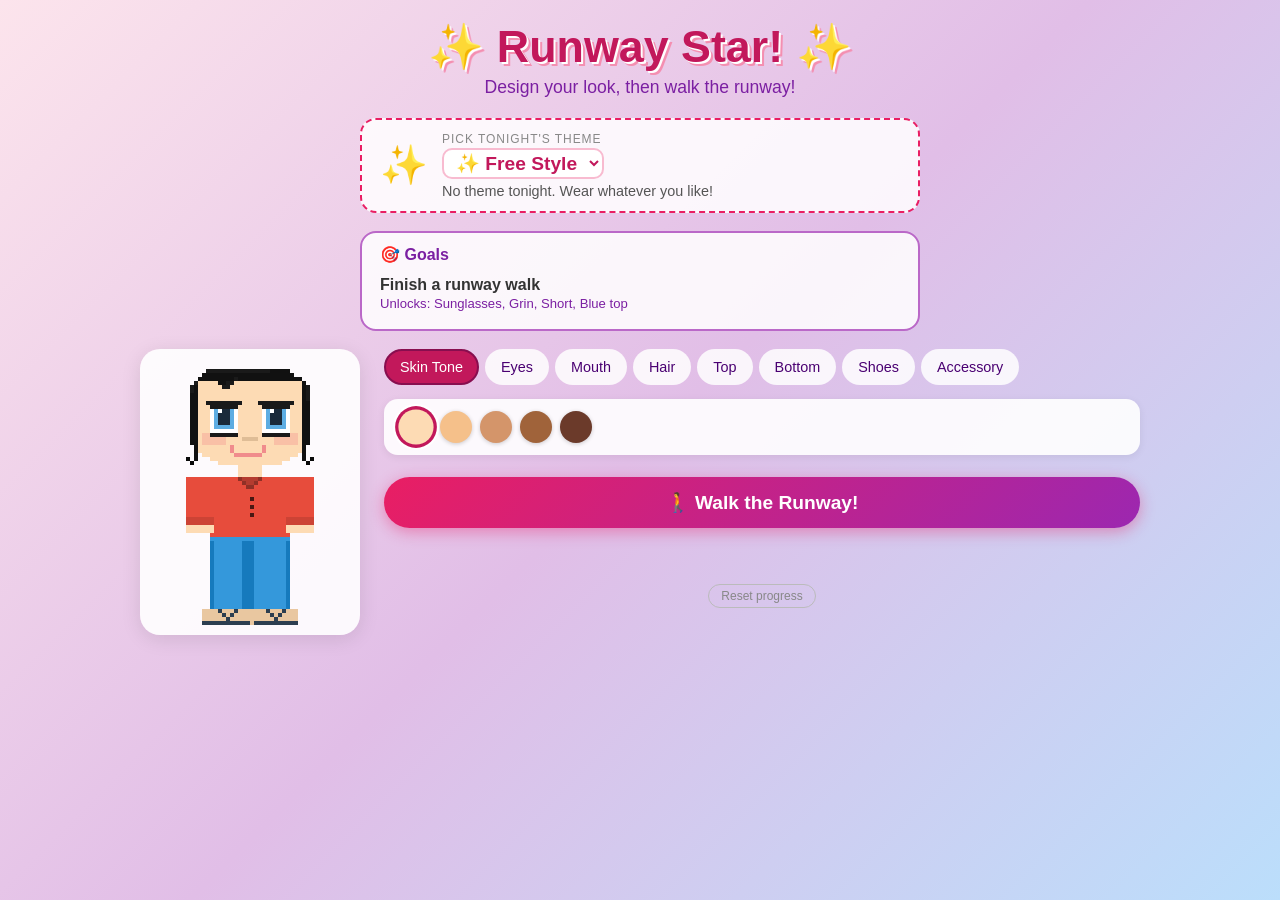
<file: index.html>
<!DOCTYPE html>
<html lang="en">
<head>
  <meta charset="UTF-8" />
  <meta name="viewport" content="width=device-width, initial-scale=1.0" />
  <title>Runway Star!</title>
  <link rel="icon" type="image/svg+xml" href="favicon.svg" />
  <link rel="stylesheet" href="style.css" />
</head>
<body>

  <!-- ===== SCREEN 1: DRESSING ROOM ===== -->
  <div id="screen-dress" class="screen active">
    <h1 class="game-title">✨ Runway Star! ✨</h1>
    <p class="subtitle">Design your look, then walk the runway!</p>

    <div class="theme-banner" id="theme-banner">
      <div class="theme-emoji" id="theme-emoji"></div>
      <div class="theme-text">
        <label class="theme-label" for="theme-select">Pick tonight's theme</label>
        <select class="theme-select" id="theme-select" aria-label="Pick the theme for this round"></select>
        <div class="theme-blurb" id="theme-blurb"></div>
      </div>
    </div>

    <div class="goals-panel" id="goals-panel">
      <h3 class="goals-title">🎯 Goals</h3>
      <ul class="goals-list" id="goals-list"></ul>
    </div>

    <div class="dress-layout">

      <!-- Character Preview -->
      <div class="character-frame">
        <canvas id="character" width="48" height="64" class="character-canvas"></canvas>
      </div>

      <!-- Options Panel -->
      <div class="options-panel">

        <div class="tabs" id="tabs" role="tablist" aria-label="Wardrobe categories"></div>

        <!-- Skin Tone -->
        <div class="option-group">
          <h3>Skin Tone</h3>
          <div class="swatch-row" id="opts-skin">
            <div class="swatch" data-slot="skin" data-value="tone1" style="background:#FDDBB4;" title="Light"></div>
            <div class="swatch" data-slot="skin" data-value="tone2" style="background:#F5C08A;" title="Sand"></div>
            <div class="swatch" data-slot="skin" data-value="tone3" style="background:#D4956A;" title="Warm"></div>
            <div class="swatch" data-slot="skin" data-value="tone4" style="background:#A0633A;" title="Brown"></div>
            <div class="swatch" data-slot="skin" data-value="tone5" style="background:#6B3A2A;" title="Deep"></div>
          </div>
        </div>

        <!-- Eyes -->
        <div class="option-group">
          <h3>Eyes</h3>
          <div class="item-row" id="opts-eyes">
            <div class="item-btn" data-slot="eyes" data-value="round">👁️ Round</div>
            <div class="item-btn" data-slot="eyes" data-value="cat">😸 Cat</div>
            <div class="item-btn" data-slot="eyes" data-value="star">⭐ Star</div>
            <div class="item-btn" data-slot="eyes" data-value="sleepy">😴 Dreamy</div>
            <div class="item-btn" data-slot="eyes" data-value="visor">🥽 Visor</div>
          </div>
        </div>

        <!-- Mouth -->
        <div class="option-group">
          <h3>Mouth</h3>
          <div class="item-row" id="opts-mouth">
            <div class="item-btn" data-slot="mouth" data-value="smile">😊 Smile</div>
            <div class="item-btn" data-slot="mouth" data-value="grin">😁 Grin</div>
            <div class="item-btn" data-slot="mouth" data-value="pout">😗 Pout</div>
            <div class="item-btn" data-slot="mouth" data-value="tongue">😛 Tongue</div>
          </div>
        </div>

        <!-- Hair -->
        <div class="option-group">
          <h3>Hair</h3>
          <div class="item-row" id="opts-hair">
            <div class="item-btn" data-slot="hair" data-value="bun">🍩 Bun</div>
            <div class="item-btn" data-slot="hair" data-value="long">🌊 Long</div>
            <div class="item-btn" data-slot="hair" data-value="curly">🌀 Curly</div>
            <div class="item-btn" data-slot="hair" data-value="short">✂️ Short</div>
            <div class="item-btn" data-slot="hair" data-value="spiky">⚡ Spiky</div>
          </div>
          <div class="item-row" id="opts-haircolor">
            <div class="swatch" data-slot="haircolor" data-value="black"   style="background:#1a1a1a;" title="Black"></div>
            <div class="swatch" data-slot="haircolor" data-value="brown"   style="background:#7B4F2E;" title="Brown"></div>
            <div class="swatch" data-slot="haircolor" data-value="blonde"  style="background:#F5D86E;" title="Blonde"></div>
            <div class="swatch" data-slot="haircolor" data-value="red"     style="background:#C0392B;" title="Red"></div>
            <div class="swatch" data-slot="haircolor" data-value="pink"    style="background:#F48FB1;" title="Pink"></div>
            <div class="swatch" data-slot="haircolor" data-value="blue"    style="background:#5DADE2;" title="Blue"></div>
            <div class="swatch" data-slot="haircolor" data-value="purple"  style="background:#9B59B6;" title="Purple"></div>
            <div class="swatch" data-slot="haircolor" data-value="petal" style="background:#FFC4DD;" title="Petal Pink"></div>
          </div>
        </div>

        <!-- Top -->
        <div class="option-group">
          <h3>Top</h3>
          <div class="item-row" id="opts-top">
            <div class="item-btn" data-slot="top" data-value="tshirt">👕 T-Shirt</div>
            <div class="item-btn" data-slot="top" data-value="blouse">🌸 Blouse</div>
            <div class="item-btn" data-slot="top" data-value="jacket">🧥 Jacket</div>
            <div class="item-btn" data-slot="top" data-value="crop">✨ Crop Top</div>
            <div class="item-btn" data-slot="top" data-value="puffer">🧥 Puffer Coat</div>
            <div class="item-btn" data-slot="top" data-value="bodysuit">💥 Hero Suit</div>
            <div class="item-btn" data-slot="top" data-value="jersey">🏀 Jersey</div>
            <div class="item-btn" data-slot="top" data-value="striped">⚓ Striped Shirt</div>
            <div class="item-btn" data-slot="top" data-value="leather">🎸 Leather Jacket</div>
            <div class="item-btn" data-slot="top" data-value="blazer">👔 Blazer</div>
            <div class="item-btn" data-slot="top" data-value="robe">🛁 Robe</div>
            <div class="item-btn" data-slot="top" data-value="tiedye">🌈 Tie-Dye</div>
          </div>
          <div class="item-row" id="opts-topcolor">
            <div class="swatch" data-slot="topcolor" data-value="red"    style="background:#E74C3C;" title="Red"></div>
            <div class="swatch" data-slot="topcolor" data-value="blue"   style="background:#3498DB;" title="Blue"></div>
            <div class="swatch" data-slot="topcolor" data-value="green"  style="background:#2ECC71;" title="Green"></div>
            <div class="swatch" data-slot="topcolor" data-value="yellow" style="background:#F1C40F;" title="Yellow"></div>
            <div class="swatch" data-slot="topcolor" data-value="purple" style="background:#9B59B6;" title="Purple"></div>
            <div class="swatch" data-slot="topcolor" data-value="pink"   style="background:#FF69B4;" title="Pink"></div>
            <div class="swatch" data-slot="topcolor" data-value="white"  style="background:#ECEDEE;border:1px solid #ccc;" title="White"></div>
            <div class="swatch" data-slot="topcolor" data-value="black"  style="background:#2C3E50;" title="Black"></div>
            <div class="swatch" data-slot="topcolor" data-value="silver" style="background:#BDC3C7;" title="Silver"></div>
            <div class="swatch" data-slot="topcolor" data-value="neon" style="background:#39FF14;" title="Neon"></div>
          </div>
        </div>

        <!-- Bottom -->
        <div class="option-group">
          <h3>Bottom</h3>
          <div class="item-row" id="opts-bottom">
            <div class="item-btn" data-slot="bottom" data-value="jeans">👖 Jeans</div>
            <div class="item-btn" data-slot="bottom" data-value="skirt">🩱 Skirt</div>
            <div class="item-btn" data-slot="bottom" data-value="shorts">🩳 Shorts</div>
            <div class="item-btn" data-slot="bottom" data-value="dress">👗 Dress</div>
            <div class="item-btn" data-slot="bottom" data-value="leggings">🩰 Leggings</div>
            <div class="item-btn" data-slot="bottom" data-value="track">🏃 Track Pants</div>
            <div class="item-btn" data-slot="bottom" data-value="tulle">🧁 Tulle Skirt</div>
            <div class="item-btn" data-slot="bottom" data-value="jumpsuit">🛸 Space Pants</div>
            <div class="item-btn" data-slot="bottom" data-value="leatherpants">🖤 Leather Pants</div>
            <div class="item-btn" data-slot="bottom" data-value="slacks">🕴️ Slacks</div>
            <div class="item-btn" data-slot="bottom" data-value="pajamas">🌙 PJ Pants</div>
            <div class="item-btn" data-slot="bottom" data-value="flowy">🍃 Flowy Skirt</div>
          </div>
          <div class="item-row" id="opts-bottomcolor">
            <div class="swatch" data-slot="bottomcolor" data-value="red"    style="background:#E74C3C;" title="Red"></div>
            <div class="swatch" data-slot="bottomcolor" data-value="blue"   style="background:#3498DB;" title="Blue"></div>
            <div class="swatch" data-slot="bottomcolor" data-value="green"  style="background:#2ECC71;" title="Green"></div>
            <div class="swatch" data-slot="bottomcolor" data-value="yellow" style="background:#F1C40F;" title="Yellow"></div>
            <div class="swatch" data-slot="bottomcolor" data-value="purple" style="background:#9B59B6;" title="Purple"></div>
            <div class="swatch" data-slot="bottomcolor" data-value="pink"   style="background:#FF69B4;" title="Pink"></div>
            <div class="swatch" data-slot="bottomcolor" data-value="denim"  style="background:#5B7A99;" title="Denim"></div>
            <div class="swatch" data-slot="bottomcolor" data-value="black"  style="background:#2C3E50;" title="Black"></div>
            <div class="swatch" data-slot="bottomcolor" data-value="silver" style="background:#BDC3C7;" title="Silver"></div>
            <div class="swatch" data-slot="bottomcolor" data-value="neon" style="background:#39FF14;" title="Neon"></div>
          </div>
        </div>

        <!-- Shoes -->
        <div class="option-group">
          <h3>Shoes</h3>
          <div class="item-row" id="opts-shoes">
            <div class="item-btn" data-slot="shoes" data-value="sneakers">👟 Sneakers</div>
            <div class="item-btn" data-slot="shoes" data-value="heels">👠 Heels</div>
            <div class="item-btn" data-slot="shoes" data-value="boots">🥾 Boots</div>
            <div class="item-btn" data-slot="shoes" data-value="sandals">🩴 Sandals</div>
            <div class="item-btn" data-slot="shoes" data-value="snowboots">❄️ Snow Boots</div>
            <div class="item-btn" data-slot="shoes" data-value="hightops">🏀 High-Tops</div>
            <div class="item-btn" data-slot="shoes" data-value="platforms">🎸 Platforms</div>
            <div class="item-btn" data-slot="shoes" data-value="loafers">👞 Loafers</div>
            <div class="item-btn" data-slot="shoes" data-value="slippers">🐰 Bunny Slippers</div>
            <div class="item-btn" data-slot="shoes" data-value="cowboy">🤠 Cowboy Boots</div>
          </div>
          <div class="item-row" id="opts-shoecolor">
            <div class="swatch" data-slot="shoecolor" data-value="red"    style="background:#E74C3C;" title="Red"></div>
            <div class="swatch" data-slot="shoecolor" data-value="blue"   style="background:#3498DB;" title="Blue"></div>
            <div class="swatch" data-slot="shoecolor" data-value="white"  style="background:#ECEDEE;border:1px solid #ccc;" title="White"></div>
            <div class="swatch" data-slot="shoecolor" data-value="pink"   style="background:#FF69B4;" title="Pink"></div>
            <div class="swatch" data-slot="shoecolor" data-value="gold"   style="background:#F5C518;" title="Gold"></div>
            <div class="swatch" data-slot="shoecolor" data-value="black"  style="background:#2C3E50;" title="Black"></div>
            <div class="swatch" data-slot="shoecolor" data-value="brown"  style="background:#7B4F2E;" title="Brown"></div>
            <div class="swatch" data-slot="shoecolor" data-value="silver" style="background:#BDC3C7;" title="Silver"></div>
            <div class="swatch" data-slot="shoecolor" data-value="neon" style="background:#39FF14;" title="Neon"></div>
          </div>
        </div>

        <!-- Accessory -->
        <div class="option-group">
          <h3>Accessory</h3>
          <div class="item-row" id="opts-accessory">
            <div class="item-btn" data-slot="accessory" data-value="none">🚫 None</div>
            <div class="item-btn" data-slot="accessory" data-value="hat">🎩 Hat</div>
            <div class="item-btn" data-slot="accessory" data-value="bow">🎀 Hair Bow</div>
            <div class="item-btn" data-slot="accessory" data-value="bag">👜 Bag</div>
            <div class="item-btn" data-slot="accessory" data-value="sunglasses">🕶️ Sunglasses</div>
            <div class="item-btn" data-slot="accessory" data-value="crown">👑 Crown</div>
            <div class="item-btn" data-slot="accessory" data-value="beanie">🧶 Beanie</div>
            <div class="item-btn" data-slot="accessory" data-value="cape">🦸 Cape</div>
            <div class="item-btn" data-slot="accessory" data-value="mask">🎭 Hero Mask</div>
            <div class="item-btn" data-slot="accessory" data-value="headband">🎽 Headband</div>
            <div class="item-btn" data-slot="accessory" data-value="wings">🧚 Fairy Wings</div>
            <div class="item-btn" data-slot="accessory" data-value="piratehat">🏴‍☠️ Pirate Hat</div>
            <div class="item-btn" data-slot="accessory" data-value="eyepatch">🩹 Eyepatch</div>
            <div class="item-btn" data-slot="accessory" data-value="sash">🎗️ Sash</div>
            <div class="item-btn" data-slot="accessory" data-value="helmet">🪐 Space Helmet</div>
            <div class="item-btn" data-slot="accessory" data-value="bowtie">🪢 Bow Tie</div>
            <div class="item-btn" data-slot="accessory" data-value="pearls">📿 Pearls</div>
            <div class="item-btn" data-slot="accessory" data-value="sleepmask">😴 Sleep Mask</div>
            <div class="item-btn" data-slot="accessory" data-value="flowercrown">🌼 Flower Crown</div>
          </div>
          <p class="slot-note" id="accessory-note"></p>
        </div>

        <button class="btn-runway" id="btn-runway" onclick="goToRunway()">
          🚶 Walk the Runway!
        </button>
        <p class="hint" id="hint-msg"></p>
        <button class="btn-reset" id="btn-reset" type="button">Reset progress</button>

      </div>
    </div>
  </div>

  <!-- ===== SCREEN 2: RUNWAY ===== -->
  <div id="screen-runway" class="screen">
    <h2 class="runway-title">🌟 The Runway 🌟</h2>
    <p class="runway-theme" id="runway-theme"></p>
    <div class="runway-stage">
      <div class="runway-floor"></div>
      <div class="runway-lights">
        <div class="light"></div><div class="light"></div><div class="light"></div>
        <div class="light"></div><div class="light"></div><div class="light"></div>
      </div>
      <div class="runway-character-wrap" id="runway-char-wrap">
        <canvas id="runway-character" width="48" height="64" class="character-canvas runway-canvas"></canvas>
      </div>
      <div class="audience">
        <span>👏</span><span>👏</span><span>👏</span>
        <span>👏</span><span>👏</span><span>👏</span>
      </div>
    </div>
  </div>

  <!-- ===== SCREEN 3: JUDGES ===== -->
  <div id="screen-judges" class="screen">
    <h2 class="judges-title">The Judges Decide...</h2>
    <div class="judges-row">

      <div class="judge-card" id="judge-coco">
        <div class="judge-avatar">💃</div>
        <div class="judge-name">Madame Coco</div>
        <div class="judge-quote" id="quote-coco"></div>
        <div class="judge-score" id="score-coco">—</div>
      </div>

      <div class="judge-card" id="judge-rose">
        <div class="judge-avatar">👵</div>
        <div class="judge-name">Grandma Rose</div>
        <div class="judge-quote" id="quote-rose"></div>
        <div class="judge-score" id="score-rose">—</div>
      </div>

      <div class="judge-card" id="judge-zach">
        <div class="judge-avatar">😎</div>
        <div class="judge-name">Zach Attack</div>
        <div class="judge-quote" id="quote-zach"></div>
        <div class="judge-score" id="score-zach">—</div>
      </div>

    </div>

    <div class="total-score-wrap" id="total-wrap" style="display:none">
      <div class="total-label">Total Score</div>
      <div class="total-score" id="total-score"></div>
      <div class="total-msg" id="total-msg"></div>
      <div class="theme-result" id="theme-result"></div>
      <div class="unlock-result" id="unlock-result"></div>
      <button class="btn-runway" onclick="playAgain()">🔄 Design Again!</button>
    </div>
  </div>

  <script src="game.js"></script>
</body>
</html>
</file>
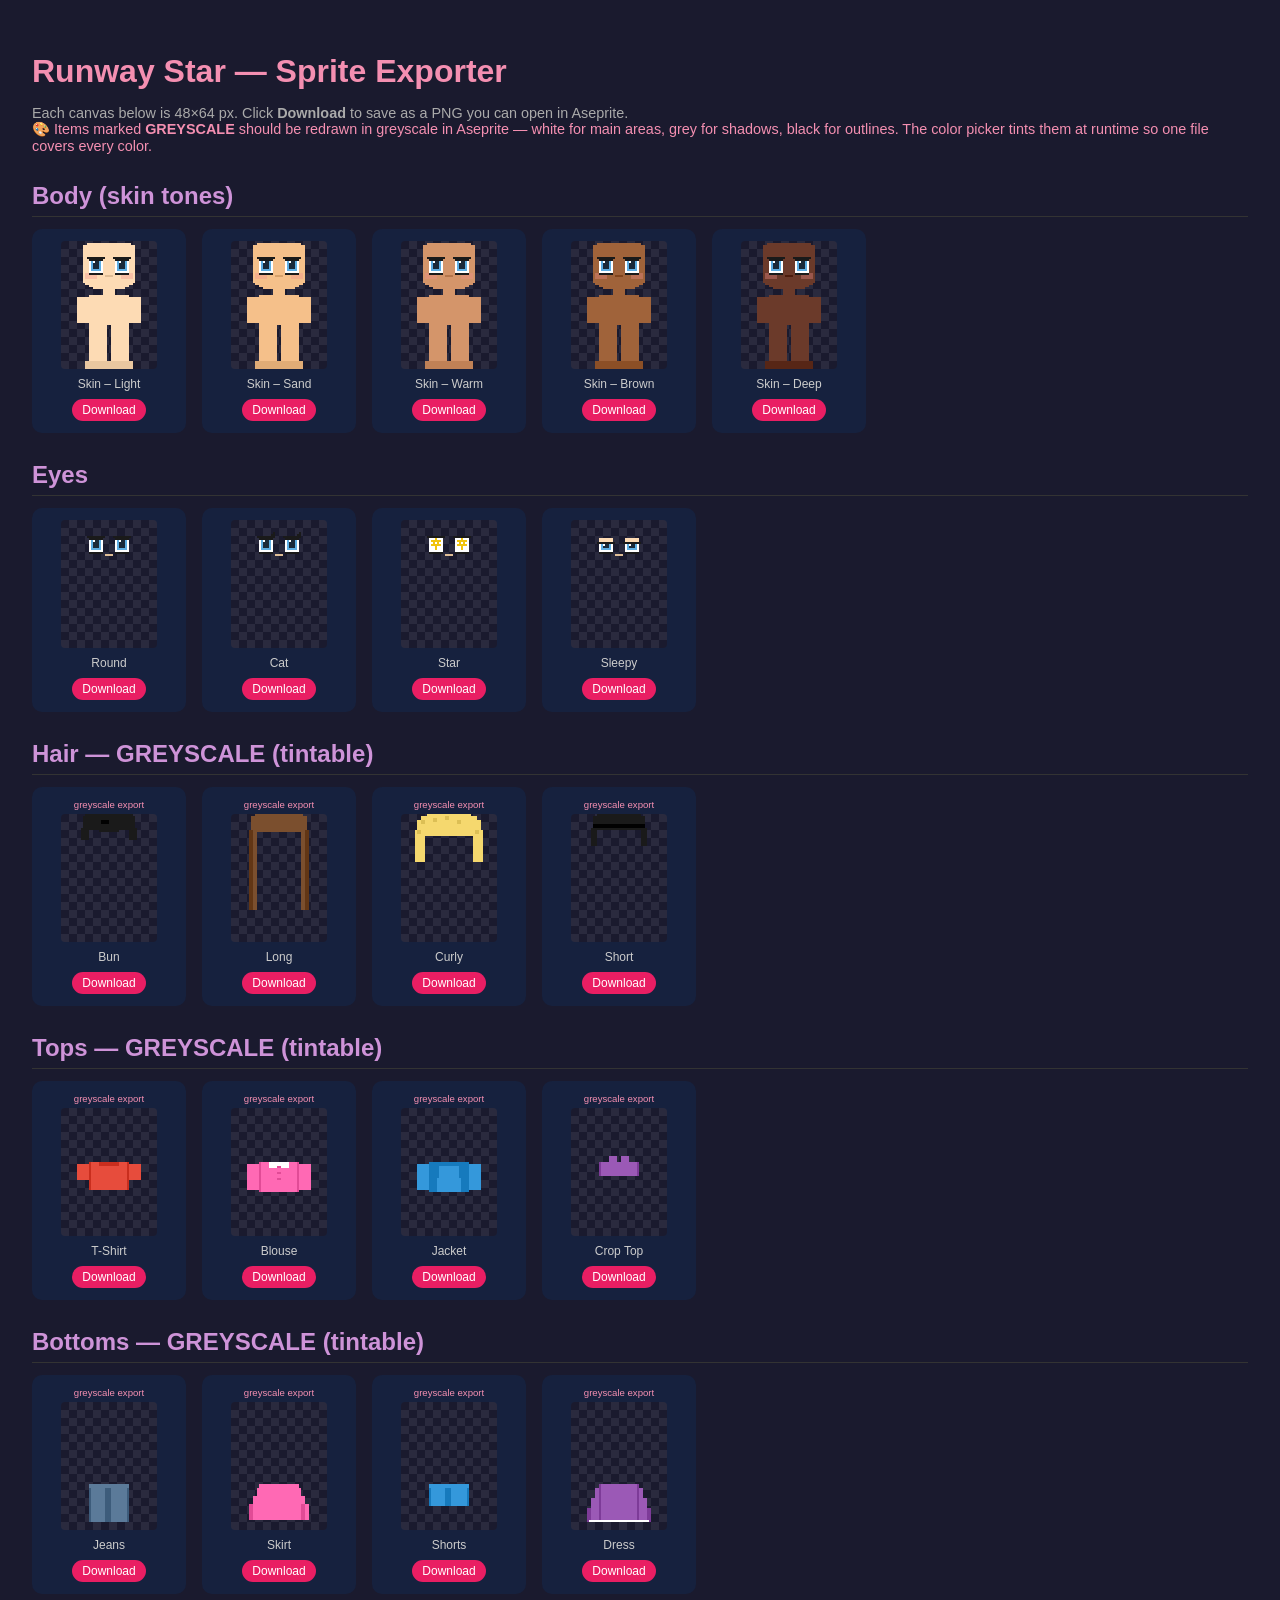
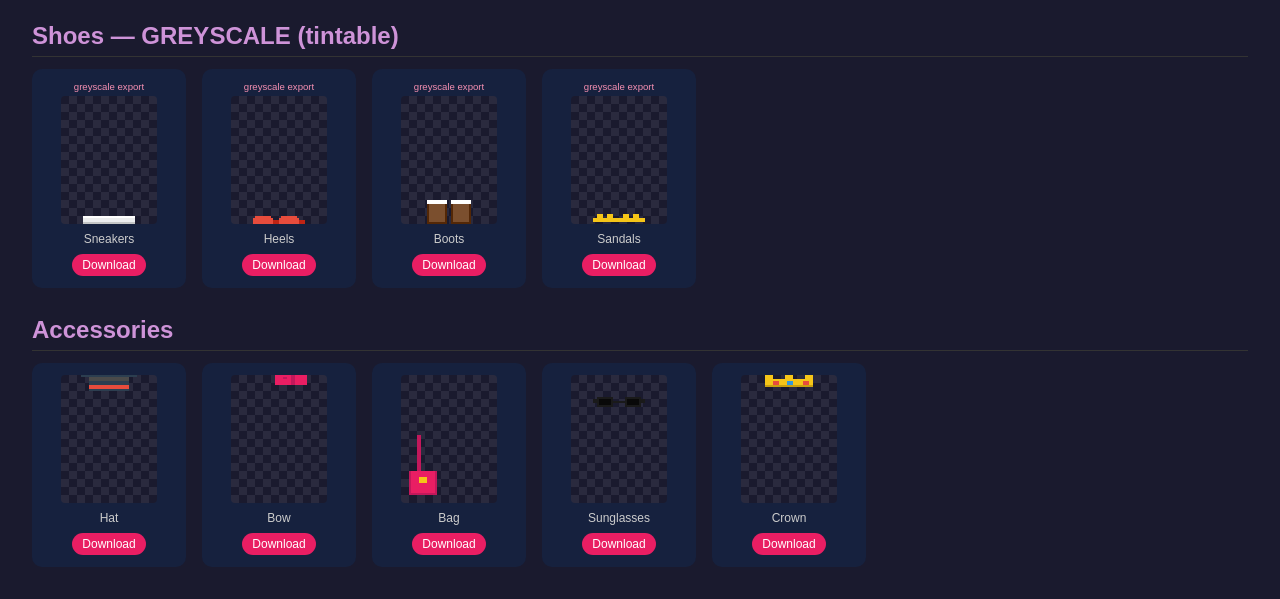
<file: export-sprites.html>
<!DOCTYPE html>
<html lang="en">
<head>
  <meta charset="UTF-8" />
  <title>Sprite Exporter</title>
  <style>
    body { font-family: sans-serif; background: #1a1a2e; color: #eee; padding: 24px; }
    h1   { color: #f48fb1; margin-bottom: 4px; }
    p    { color: #aaa; margin-bottom: 24px; font-size: 0.9rem; }
    h2   { color: #ce93d8; margin: 28px 0 12px; border-bottom: 1px solid #333; padding-bottom: 6px; }
    .grid { display: flex; flex-wrap: wrap; gap: 16px; }
    .sprite-card {
      background: #16213e;
      border-radius: 10px;
      padding: 12px;
      text-align: center;
      width: 130px;
    }
    .sprite-card canvas {
      width: 96px; height: 128px;
      image-rendering: pixelated;
      background: repeating-conic-gradient(#2a2a3e 0% 25%, #1a1a2e 0% 50%) 0 0 / 16px 16px;
      display: block;
      margin: 0 auto 8px;
      border-radius: 4px;
    }
    .sprite-card .label { font-size: 0.75rem; color: #ccc; margin-bottom: 8px; }
    .sprite-card a {
      display: inline-block;
      padding: 4px 10px;
      background: #e91e63;
      color: white;
      border-radius: 12px;
      font-size: 0.75rem;
      text-decoration: none;
      cursor: pointer;
    }
    .sprite-card a:hover { background: #c2185b; }
  </style>
</head>
<body>
  <h1>Runway Star — Sprite Exporter</h1>
  <p>Each canvas below is 48×64 px. Click <strong>Download</strong> to save as a PNG you can open in Aseprite.<br>
  <span style="color:#f48fb1">🎨 Items marked <strong>GREYSCALE</strong> should be redrawn in greyscale in Aseprite — white for main areas, grey for shadows, black for outlines. The color picker tints them at runtime so one file covers every color.</span></p>
  <div id="root"></div>
  <script src="game.js"></script>
  <script>
    // Convert a drawn canvas to greyscale (for tintable sprites)
    function toGreyscale(canvas) {
      const out = document.createElement('canvas');
      out.width = canvas.width; out.height = canvas.height;
      const ctx = out.getContext('2d');
      ctx.drawImage(canvas, 0, 0);
      const img = ctx.getImageData(0, 0, out.width, out.height);
      for (let i = 0; i < img.data.length; i += 4) {
        const g = Math.round(img.data[i]*0.299 + img.data[i+1]*0.587 + img.data[i+2]*0.114);
        img.data[i] = img.data[i+1] = img.data[i+2] = g;
      }
      ctx.putImageData(img, 0, 0);
      return out;
    }

    // ── colour defaults used for export previews ──────────────────────────
    const PREVIEW_OUTFIT = {
      skin: 'tone1', eyes: 'round', hair: 'bun',
      haircolor: 'black', top: 'tshirt', topcolor: 'red',
      bottom: 'jeans', bottomcolor: 'blue', shoes: 'sneakers',
      shoecolor: 'black', accessory: 'none',
    };

    // tint:true  → exported as greyscale (one file works with any color picker value)
    // tint:false → exported as full color (painted detail, color picker ignored)
    const GROUPS = [
      {
        title: 'Body (skin tones)',
        tint: false,
        items: [
          { label: 'Skin – Light',  skin: 'tone1' },
          { label: 'Skin – Sand',   skin: 'tone2' },
          { label: 'Skin – Warm',   skin: 'tone3' },
          { label: 'Skin – Brown',  skin: 'tone4' },
          { label: 'Skin – Deep',   skin: 'tone5' },
        ],
        draw(ctx, cfg) {
          Object.assign(outfit, PREVIEW_OUTFIT, { skin: cfg.skin });
          drawBody(ctx); drawFace(ctx);
        },
        filename: cfg => `body_${cfg.skin}.png`,
      },
      {
        title: 'Eyes',
        tint: false,
        items: [
          { label: 'Round',  eyes: 'round'  },
          { label: 'Cat',    eyes: 'cat'    },
          { label: 'Star',   eyes: 'star'   },
          { label: 'Sleepy', eyes: 'sleepy' },
        ],
        draw(ctx, cfg) {
          Object.assign(outfit, PREVIEW_OUTFIT, { eyes: cfg.eyes });
          drawFace(ctx);
        },
        filename: cfg => `eyes_${cfg.eyes}.png`,
      },
      {
        title: 'Hair — GREYSCALE (tintable)',
        tint: true,
        items: [
          { label: 'Bun',   hair: 'bun',   haircolor: 'black'  },
          { label: 'Long',  hair: 'long',  haircolor: 'brown'  },
          { label: 'Curly', hair: 'curly', haircolor: 'blonde' },
          { label: 'Short', hair: 'short', haircolor: 'black'  },
        ],
        draw(ctx, cfg) {
          Object.assign(outfit, PREVIEW_OUTFIT, { hair: cfg.hair, haircolor: cfg.haircolor });
          drawHair(ctx);
        },
        filename: cfg => `hair_${cfg.hair}.png`,
      },
      {
        title: 'Tops — GREYSCALE (tintable)',
        tint: true,
        items: [
          { label: 'T-Shirt',  top: 'tshirt',  topcolor: 'red'    },
          { label: 'Blouse',   top: 'blouse',  topcolor: 'pink'   },
          { label: 'Jacket',   top: 'jacket',  topcolor: 'blue'   },
          { label: 'Crop Top', top: 'crop',    topcolor: 'purple' },
        ],
        draw(ctx, cfg) {
          Object.assign(outfit, PREVIEW_OUTFIT, { top: cfg.top, topcolor: cfg.topcolor });
          drawTop(ctx);
        },
        filename: cfg => `top_${cfg.top}.png`,
      },
      {
        title: 'Bottoms — GREYSCALE (tintable)',
        tint: true,
        items: [
          { label: 'Jeans',   bottom: 'jeans',   bottomcolor: 'denim'  },
          { label: 'Skirt',   bottom: 'skirt',   bottomcolor: 'pink'   },
          { label: 'Shorts',  bottom: 'shorts',  bottomcolor: 'blue'   },
          { label: 'Dress',   bottom: 'dress',   bottomcolor: 'purple' },
        ],
        draw(ctx, cfg) {
          Object.assign(outfit, PREVIEW_OUTFIT, { bottom: cfg.bottom, bottomcolor: cfg.bottomcolor });
          drawBottom(ctx);
        },
        filename: cfg => `bottom_${cfg.bottom}.png`,
      },
      {
        title: 'Shoes — GREYSCALE (tintable)',
        tint: true,
        items: [
          { label: 'Sneakers', shoes: 'sneakers', shoecolor: 'white' },
          { label: 'Heels',    shoes: 'heels',    shoecolor: 'red'   },
          { label: 'Boots',    shoes: 'boots',    shoecolor: 'brown' },
          { label: 'Sandals',  shoes: 'sandals',  shoecolor: 'gold'  },
        ],
        draw(ctx, cfg) {
          Object.assign(outfit, PREVIEW_OUTFIT, { shoes: cfg.shoes, shoecolor: cfg.shoecolor });
          drawShoes(ctx);
        },
        filename: cfg => `shoes_${cfg.shoes}.png`,
      },
      {
        title: 'Accessories',
        tint: false,
        items: [
          { label: 'Hat',        accessory: 'hat'        },
          { label: 'Bow',        accessory: 'bow'        },
          { label: 'Bag',        accessory: 'bag'        },
          { label: 'Sunglasses', accessory: 'sunglasses' },
          { label: 'Crown',      accessory: 'crown'      },
        ],
        draw(ctx, cfg) {
          Object.assign(outfit, PREVIEW_OUTFIT, { accessory: cfg.accessory });
          drawAccessory(ctx);
        },
        filename: cfg => `accessory_${cfg.accessory}.png`,
      },
    ];

    const root = document.getElementById('root');

    GROUPS.forEach(group => {
      const h2 = document.createElement('h2');
      h2.textContent = group.title;
      root.appendChild(h2);

      const grid = document.createElement('div');
      grid.className = 'grid';
      root.appendChild(grid);

      group.items.forEach(cfg => {
        const card = document.createElement('div');
        card.className = 'sprite-card';

        // Preview canvas — show colour version so it's easy to identify
        const canvas = document.createElement('canvas');
        canvas.width = 48; canvas.height = 64;
        const ctx = canvas.getContext('2d');
        group.draw(ctx, cfg);

        // Greyscale badge on tintable previews
        if (group.tint) {
          const badge = document.createElement('div');
          badge.textContent = 'greyscale export';
          badge.style.cssText = 'font-size:0.6rem;color:#f48fb1;margin-bottom:4px;';
          card.appendChild(badge);
        }

        const label = document.createElement('div');
        label.className = 'label';
        label.textContent = cfg.label;

        const link = document.createElement('a');
        link.textContent = 'Download';
        link.href = '#';
        link.addEventListener('click', e => {
          e.preventDefault();
          const exportCanvas = document.createElement('canvas');
          exportCanvas.width = 48; exportCanvas.height = 64;
          const ectx = exportCanvas.getContext('2d');
          group.draw(ectx, cfg);
          // Convert to greyscale for tintable sprites so Aseprite template is correct
          const finalCanvas = group.tint ? toGreyscale(exportCanvas) : exportCanvas;
          const a = document.createElement('a');
          a.href = finalCanvas.toDataURL('image/png');
          a.download = group.filename(cfg);
          a.click();
        });

        card.appendChild(canvas);
        card.appendChild(label);
        card.appendChild(link);
        grid.appendChild(card);
      });
    });
  </script>
</body>
</html>
</file>
<file: style.css>
/* ===== BASE ===== */
* { box-sizing: border-box; margin: 0; padding: 0; }

body {
  font-family: 'Segoe UI', Tahoma, Geneva, Verdana, sans-serif;
  background: linear-gradient(135deg, #fce4ec, #e1bee7, #bbdefb);
  min-height: 100vh;
  overflow-x: hidden;
  color-scheme: light;
  color: #1a1a1a;
}

.screen { display: none; min-height: 100vh; padding: 20px; }
.screen.active { display: block; }

/* ===== TITLES ===== */
.game-title {
  text-align: center;
  font-size: 2.8rem;
  color: #c2185b;
  text-shadow: 2px 2px 0 #fff, 4px 4px 0 #f48fb1;
  margin-bottom: 4px;
}
.subtitle {
  text-align: center;
  color: #7b1fa2;
  font-size: 1.1rem;
  margin-bottom: 20px;
}

/* ===== DRESSING ROOM LAYOUT ===== */
.dress-layout {
  display: flex;
  gap: 24px;
  max-width: 1000px;
  margin: 0 auto;
  align-items: flex-start;
}

/* ===== PIXEL ART CANVAS ===== */
.character-canvas {
  width: 192px;
  height: 256px;
  image-rendering: pixelated;
  image-rendering: crisp-edges;
  display: block;
}

.runway-canvas {
  width: 192px;
  height: 256px;
}

/* ===== CHARACTER FRAME ===== */
.character-frame {
  flex: 0 0 220px;
  display: flex;
  flex-direction: column;
  align-items: center;
  position: sticky;
  top: 20px;
  background: rgba(255,255,255,0.9);
  border-radius: 20px;
  padding: 20px 10px 10px;
  box-shadow: 0 4px 20px rgba(0,0,0,0.1);
  color: #1a1a1a;
}


/* ===== CHARACTER BASE ===== */
.character {
  position: relative;
  width: 120px;
  height: 220px;
}

.layer {
  position: absolute;
  top: 0; left: 0;
  width: 100%;
  height: 100%;
  pointer-events: none;
}

/* Body parts */
.body-head {
  position: absolute;
  width: 54px; height: 60px;
  border-radius: 50% 50% 45% 45%;
  top: 0; left: 50%;
  transform: translateX(-50%);
  background: #FDDBB4; /* default skin, overridden by JS */
}
.body-neck {
  position: absolute;
  width: 18px; height: 18px;
  top: 55px; left: 50%;
  transform: translateX(-50%);
  background: #FDDBB4;
}
.body-torso {
  position: absolute;
  width: 62px; height: 70px;
  border-radius: 10px 10px 6px 6px;
  top: 68px; left: 50%;
  transform: translateX(-50%);
  background: #FDDBB4;
}
.body-leg {
  position: absolute;
  width: 22px; height: 80px;
  border-radius: 6px 6px 10px 10px;
  top: 132px;
  background: #FDDBB4;
}
.body-leg.left  { left: 22px; }
.body-leg.right { right: 22px; }

.body-arm {
  position: absolute;
  width: 16px; height: 60px;
  border-radius: 8px;
  top: 72px;
  background: #FDDBB4;
}
.body-arm.left  { left: 8px;  transform: rotate(8deg); }
.body-arm.right { right: 8px; transform: rotate(-8deg); }

/* ===== EYES ===== */
.eye {
  position: absolute;
  width: 10px; height: 10px;
  border-radius: 50%;
  top: 26px;
  background: #2c3e50;
}
.eye.left  { left: 34px; }
.eye.right { left: 52px; }

/* cat eyes */
.eye.cat { border-radius: 50% 0; transform: rotate(-30deg); }
/* star eyes */
.eye.star {
  clip-path: polygon(50% 0%,61% 35%,98% 35%,68% 57%,79% 91%,50% 70%,21% 91%,32% 57%,2% 35%,39% 35%);
  background: #f1c40f;
  width: 12px; height: 12px;
}
/* sleepy eyes */
.eye.sleepy {
  height: 5px;
  border-radius: 0 0 8px 8px;
  border-top: 2px solid #2c3e50;
  background: transparent;
}

/* ===== HAIR STYLES ===== */
.hair-bun-main {
  position: absolute;
  width: 54px; height: 30px;
  border-radius: 50% 50% 0 0;
  top: -2px; left: 50%;
  transform: translateX(-50%);
}
.hair-bun-knot {
  position: absolute;
  width: 20px; height: 20px;
  border-radius: 50%;
  top: -12px; left: 50%;
  transform: translateX(-50%);
}
.hair-long-top {
  position: absolute;
  width: 60px; height: 35px;
  border-radius: 50% 50% 0 0;
  top: -4px; left: 50%;
  transform: translateX(-50%);
}
.hair-long-left, .hair-long-right {
  position: absolute;
  width: 14px; height: 90px;
  border-radius: 0 0 10px 10px;
  top: 18px;
}
.hair-long-left  { left: 18px; }
.hair-long-right { right: 18px; }

.hair-curly-top {
  position: absolute;
  width: 66px; height: 40px;
  border-radius: 50%;
  top: -6px; left: 50%;
  transform: translateX(-50%);
}
.hair-curly-side {
  position: absolute;
  width: 20px; height: 30px;
  border-radius: 50%;
  top: 18px;
}
.hair-curly-side.left  { left: 14px; }
.hair-curly-side.right { right: 14px; }

.hair-short-top {
  position: absolute;
  width: 58px; height: 28px;
  border-radius: 50% 50% 0 0;
  top: -2px; left: 50%;
  transform: translateX(-50%);
}
.hair-short-side {
  position: absolute;
  width: 12px; height: 20px;
  border-radius: 0 0 8px 8px;
  top: 16px;
}
.hair-short-side.left  { left: 20px; }
.hair-short-side.right { right: 20px; }

/* ===== CLOTHING SHAPES ===== */
/* Top */
.cloth-top {
  position: absolute;
  width: 66px; height: 55px;
  border-radius: 6px 6px 4px 4px;
  top: 68px; left: 50%;
  transform: translateX(-50%);
}
.cloth-sleeve {
  position: absolute;
  width: 14px; height: 40px;
  border-radius: 6px;
  top: 70px;
}
.cloth-sleeve.left  { left: 10px; }
.cloth-sleeve.right { right: 10px; }

/* Crop top shorter */
.cloth-top.crop { height: 38px; }

/* Jacket lapel */
.cloth-lapel {
  position: absolute;
  width: 12px; height: 30px;
  top: 72px; left: 50%;
  transform: translateX(-50%) rotate(0deg);
  border-radius: 4px;
  background: rgba(0,0,0,0.15);
}

/* Bottom */
.cloth-bottom {
  position: absolute;
  width: 66px; height: 70px;
  border-radius: 4px 4px 8px 8px;
  top: 122px; left: 50%;
  transform: translateX(-50%);
}
/* Skirt flares */
.cloth-bottom.skirt {
  width: 80px;
  border-radius: 4px 4px 40px 40px;
  height: 65px;
}
/* Dress covers more */
.cloth-bottom.dress {
  width: 80px; height: 100px;
  top: 88px;
  border-radius: 4px 4px 50px 50px;
}
/* Shorts shorter */
.cloth-bottom.shorts { height: 40px; }

/* Shoes */
.cloth-shoe {
  position: absolute;
  width: 24px; height: 16px;
  border-radius: 4px 4px 6px 6px;
  bottom: 0;
}
.cloth-shoe.left  { left: 18px; }
.cloth-shoe.right { right: 18px; }

/* Heels */
.cloth-shoe.heels { border-radius: 4px 10px 2px 2px; }
/* Boots taller */
.cloth-shoe.boots { height: 28px; border-radius: 4px 4px 4px 4px; }

/* Accessories */
.acc-hat {
  position: absolute;
  width: 64px; height: 24px;
  border-radius: 4px 4px 0 0;
  top: -14px; left: 50%;
  transform: translateX(-50%);
  background: #333;
}
.acc-hat-brim {
  position: absolute;
  width: 76px; height: 10px;
  border-radius: 4px;
  top: -2px; left: 50%;
  transform: translateX(-50%);
  background: #222;
}
.acc-bow {
  position: absolute;
  width: 24px; height: 14px;
  top: -6px; right: 14px;
  background: #e91e63;
  border-radius: 50% 0 50% 0;
  transform: rotate(-20deg);
}
.acc-bow::after {
  content: '';
  position: absolute;
  width: 14px; height: 24px;
  background: #e91e63;
  border-radius: 0 50% 0 50%;
  top: -5px; left: 5px;
  transform: rotate(20deg);
}
.acc-bag {
  position: absolute;
  width: 22px; height: 20px;
  border-radius: 4px;
  top: 100px; left: 2px;
  background: #e91e63;
  border: 2px solid #c2185b;
}
.acc-bag-strap {
  position: absolute;
  width: 2px; height: 30px;
  background: #c2185b;
  top: 72px; left: 12px;
  border-radius: 2px;
}
.acc-sunglasses {
  position: absolute;
  width: 50px; height: 12px;
  top: 22px; left: 50%;
  transform: translateX(-50%);
  display: flex;
  gap: 4px;
  align-items: center;
  justify-content: center;
}
.acc-lens {
  width: 16px; height: 12px;
  border-radius: 4px;
  background: rgba(0,0,0,0.7);
}
.acc-bridge {
  width: 8px; height: 2px;
  background: #555;
}
.acc-crown {
  position: absolute;
  width: 46px; height: 20px;
  top: -16px; left: 50%;
  transform: translateX(-50%);
  background: #F5C518;
  clip-path: polygon(0% 100%, 0% 40%, 20% 0%, 40% 60%, 50% 0%, 60% 60%, 80% 0%, 100% 40%, 100% 100%);
}

/* ===== OPTIONS PANEL ===== */
.options-panel {
  flex: 1;
  display: flex;
  flex-direction: column;
  gap: 14px;
}

.option-group {
  background: rgba(255,255,255,0.9);
  border-radius: 14px;
  padding: 12px 16px;
  box-shadow: 0 2px 8px rgba(0,0,0,0.07);
  color: #1a1a1a;
}
.option-group h3 {
  font-size: 0.85rem;
  text-transform: uppercase;
  letter-spacing: 1px;
  color: #7b1fa2;
  margin-bottom: 8px;
}

.swatch-row, .item-row {
  display: flex;
  flex-wrap: wrap;
  gap: 8px;
}

.swatch {
  width: 32px; height: 32px;
  border-radius: 50%;
  cursor: pointer;
  transition: transform 0.15s, box-shadow 0.15s;
  box-shadow: 0 1px 4px rgba(0,0,0,0.2);
}
.swatch:hover { transform: scale(1.15); }
.swatch.selected { box-shadow: 0 0 0 3px #c2185b, 0 0 0 5px white; transform: scale(1.1); }

.item-btn {
  padding: 6px 12px;
  border-radius: 20px;
  background: #f3e5f5;
  color: #4a0072;
  font-size: 0.85rem;
  cursor: pointer;
  border: 2px solid transparent;
  transition: all 0.15s;
  white-space: nowrap;
}
.item-btn:hover { background: #e1bee7; }
.item-btn.selected {
  background: #c2185b;
  color: white;
  border-color: #880e4f;
}

/* ===== RUNWAY BUTTON ===== */
.btn-runway {
  display: block;
  width: 100%;
  padding: 14px;
  font-size: 1.2rem;
  font-weight: bold;
  background: linear-gradient(135deg, #e91e63, #9c27b0);
  color: white;
  border: none;
  border-radius: 30px;
  cursor: pointer;
  box-shadow: 0 4px 15px rgba(233,30,99,0.4);
  transition: transform 0.15s, box-shadow 0.15s;
  margin-top: 8px;
}
.btn-runway:hover {
  transform: translateY(-2px);
  box-shadow: 0 6px 20px rgba(233,30,99,0.5);
}
.btn-runway:active { transform: translateY(0); }

.hint { color: #c62828; font-size: 0.85rem; text-align: center; min-height: 18px; }

/* ===== RUNWAY SCREEN ===== */
#screen-runway {
  background: linear-gradient(180deg, #1a1a2e 0%, #16213e 60%, #0f3460 100%);
}
#screen-runway.active {
  display: flex;
  flex-direction: column;
  align-items: center;
  justify-content: center;
}

.runway-title {
  color: #fff;
  font-size: 2rem;
  text-align: center;
  margin-bottom: 20px;
  text-shadow: 0 0 20px #f48fb1;
}

.runway-stage {
  position: relative;
  width: 700px;
  max-width: 95vw;
  height: 460px;
  overflow: hidden;
}

.runway-floor {
  position: absolute;
  bottom: 0; left: 0; right: 0;
  height: 120px;
  background: linear-gradient(180deg, #c2185b 0%, #880e4f 100%);
  border-top: 4px solid #f48fb1;
  border-radius: 4px 4px 0 0;
}

.runway-lights {
  position: absolute;
  top: 10px; left: 0; right: 0;
  display: flex;
  justify-content: space-around;
  padding: 0 40px;
}
.light {
  width: 18px; height: 18px;
  border-radius: 50%;
  background: #fff9c4;
  box-shadow: 0 0 12px 4px #fff176, 0 0 30px 8px rgba(255,235,59,0.5);
  animation: flicker 1.5s infinite alternate;
}
.light:nth-child(even) { animation-delay: 0.4s; }
.light:nth-child(3n)   { animation-delay: 0.8s; }

@keyframes flicker {
  from { opacity: 0.8; }
  to   { opacity: 1; box-shadow: 0 0 16px 6px #fff176, 0 0 40px 10px rgba(255,235,59,0.6); }
}

.runway-character-wrap {
  position: absolute;
  bottom: 110px;
  left: -200px;
}

.runway-canvas { transform-origin: bottom center; }

@keyframes walkRunway {
  0%   { left: -200px; }
  45%  { left: calc(50% - 96px); }
  55%  { left: calc(50% - 96px); }
  100% { left: calc(100% + 20px); }
}

.runway-character-wrap.walking {
  animation: walkRunway 4s ease-in-out forwards;
}

/* walk bob */
@keyframes walkBob {
  0%, 100% { transform: translateY(0); }
  25%       { transform: translateY(-6px); }
  75%       { transform: translateY(-6px); }
}
.runway-canvas.walking {
  animation: walkBob 0.5s infinite;
}

.audience {
  position: absolute;
  bottom: 4px; left: 0; right: 0;
  display: flex;
  justify-content: space-around;
  font-size: 1.6rem;
  animation: clap 0.8s infinite;
}
@keyframes clap {
  0%, 100% { transform: scale(1); }
  50%       { transform: scale(1.15); }
}

/* ===== JUDGES SCREEN ===== */
#screen-judges {
  background: linear-gradient(135deg, #fce4ec, #e1bee7);
  padding: 30px 20px;
}
#screen-judges.active {
  display: flex;
  flex-direction: column;
  align-items: center;
}

.judges-title {
  font-size: 2rem;
  color: #880e4f;
  margin-bottom: 30px;
  text-align: center;
}

.judges-row {
  display: flex;
  gap: 20px;
  flex-wrap: wrap;
  justify-content: center;
  margin-bottom: 30px;
}

.judge-card {
  background: #ffffff;
  border-radius: 20px;
  padding: 24px 20px;
  width: 200px;
  text-align: center;
  box-shadow: 0 4px 20px rgba(0,0,0,0.12);
  color: #1a1a1a;
  opacity: 0;
  transform: translateY(30px);
  transition: opacity 0.5s, transform 0.5s;
}
.judge-card.revealed {
  opacity: 1;
  transform: translateY(0);
}

.judge-avatar { font-size: 3rem; margin-bottom: 8px; }
.judge-name   { font-weight: bold; color: #6a1b9a; margin-bottom: 10px; }
.judge-quote  { font-size: 0.82rem; color: #444444; font-style: italic; min-height: 50px; margin-bottom: 12px; line-height: 1.4; }
.judge-score  {
  font-size: 2.2rem;
  font-weight: bold;
  color: #c2185b;
}

/* Total score */
.total-score-wrap {
  text-align: center;
  animation: popIn 0.5s ease;
}
@keyframes popIn {
  0%   { transform: scale(0.5); opacity: 0; }
  70%  { transform: scale(1.1); }
  100% { transform: scale(1); opacity: 1; }
}
.total-label { font-size: 1.1rem; color: #333333; }
.total-score { font-size: 4rem; font-weight: bold; color: #880e4f; }
.total-msg   { font-size: 1.2rem; color: #6a1b9a; margin: 8px 0 20px; }

/* Keyboard focus */
.item-btn:focus-visible, .swatch:focus-visible {
  outline: 3px solid #e91e63;
  outline-offset: 2px;
}

.judge-note {
  margin-top: 8px;
  font-size: 0.85em;
  font-style: normal;
  font-weight: 600;
  opacity: 0.85;
}

/* Round theme */
.theme-banner {
  display: flex;
  align-items: center;
  gap: 14px;
  max-width: 560px;
  margin: 0 auto 18px;
  padding: 12px 18px;
  background: rgba(255, 255, 255, 0.85);
  border: 2px dashed #e91e63;
  border-radius: 16px;
  text-align: left;
}
.theme-emoji { font-size: 2.4rem; line-height: 1; }
.theme-label { font-size: 0.75rem; text-transform: uppercase; letter-spacing: 0.08em; color: #888; }
.theme-name  { font-size: 1.3rem; font-weight: 700; color: #c2185b; }
.theme-blurb { font-size: 0.9rem; color: #555; }
.runway-theme { text-align: center; font-weight: 700; color: #f8bbd0; margin: -6px 0 10px; }
.theme-result { margin: 8px auto 14px; max-width: 460px; font-size: 0.95rem; line-height: 1.4; }

/* Goals */
.goals-panel {
  max-width: 560px;
  margin: 0 auto 18px;
  padding: 12px 18px;
  background: rgba(255, 255, 255, 0.85);
  border: 2px solid #ba68c8;
  border-radius: 16px;
  text-align: left;
}
.goals-title { color: #7b1fa2; font-size: 1rem; margin-bottom: 6px; }
.goals-list { list-style: none; }
.goals-list li { padding: 6px 0; border-top: 1px dashed #ce93d8; display: flex; flex-direction: column; gap: 2px; }
.goals-list li:first-child { border-top: none; }
.goal-text { font-weight: 600; color: #333; }
.goal-reward { font-size: 0.82rem; color: #7b1fa2; }
.goal-done { font-weight: 600; color: #7b1fa2; }

/* Locked and new options */
.item-btn.locked, .swatch.locked { opacity: 0.45; filter: grayscale(0.7); cursor: not-allowed; }
.item-btn.locked::after { content: ' 🔒'; }
.swatch.locked { position: relative; }
.swatch.locked::after {
  content: '🔒';
  position: absolute;
  top: 50%; left: 50%;
  transform: translate(-50%, -50%);
  font-size: 11px;
}
.item-btn.is-new, .swatch.is-new { position: relative; }
.item-btn.is-new::before, .swatch.is-new::before {
  content: '✨';
  position: absolute;
  top: -9px; right: -6px;
  font-size: 13px;
  pointer-events: none;
}

/* Unlock results and reset */
.unlock-result {
  margin: 10px auto 14px;
  max-width: 460px;
  padding: 10px 14px;
  background: #fff8e1;
  border: 2px solid #f5c518;
  border-radius: 12px;
  font-size: 0.92rem;
  line-height: 1.4;
}
.unlock-result:empty { display: none; }
.unlock-head { font-weight: 700; color: #c2185b; margin-bottom: 2px; }
.unlock-goal { font-style: italic; color: #555; }
.unlock-items { margin-top: 4px; font-weight: 600; color: #7b1fa2; }
.btn-reset {
  display: block;
  margin: 10px auto 0;
  padding: 4px 12px;
  background: transparent;
  border: 1px solid #bbb;
  border-radius: 12px;
  color: #888;
  font-size: 0.75rem;
  cursor: pointer;
}
.btn-reset:hover { color: #c62828; border-color: #c62828; }
.btn-reset.armed { color: #fff; background: #c62828; border-color: #c62828; }

.judge-theme {
  margin-top: 8px;
  padding-top: 6px;
  border-top: 1px dashed #ce93d8;
  font-size: 0.8em;
  font-style: italic;
  color: #7b1fa2;
}

.slot-note { margin-top: 6px; font-size: 0.78rem; color: #7b1fa2; }

/* ===== WARDROBE TABS + TILES ===== */
[hidden] { display: none !important; }
.tabs { display: flex; flex-wrap: wrap; gap: 6px; }
.tab {
  position: relative;
  padding: 8px 14px;
  border-radius: 20px;
  border: 2px solid transparent;
  background: rgba(255,255,255,0.85);
  color: #4a0072;
  font: inherit;
  font-size: 0.9rem;
  cursor: pointer;
}
.tab:hover { background: #e1bee7; }
.tab[aria-selected="true"] { background: #c2185b; color: #fff; border-color: #880e4f; }
.tab:focus-visible { outline: 3px solid #7b1fa2; outline-offset: 2px; }
.tab .tab-new { margin-left: 4px; }

.option-group { display: none; }
.option-group.active-tab { display: block; }
.option-group h3 { display: none; }

.item-row:has(.item-btn) {
  display: grid;
  grid-template-columns: repeat(auto-fill, minmax(88px, 1fr));
  gap: 8px;
  margin-bottom: 12px;
}
.item-btn {
  position: relative;
  display: flex;
  flex-direction: column;
  align-items: center;
  gap: 4px;
  padding: 6px 4px;
  border-radius: 12px;
  white-space: normal;
  text-align: center;
  font-size: 0.8rem;
}
.item-btn .thumb {
  width: 72px; height: 72px;
  display: flex; align-items: center; justify-content: center;
  background: #fff;
  border-radius: 8px;
  font-size: 1.8rem;
}
.item-btn .thumb canvas { width: 100%; height: 100%; object-fit: contain; image-rendering: pixelated; }
.item-btn.locked::after { content: '🔒'; position: absolute; top: 4px; right: 6px; font-size: 0.9rem; }
.item-btn.locked .thumb canvas { opacity: 0.5; }
.group-head {
  grid-column: 1 / -1;
  font-size: 0.75rem;
  text-transform: uppercase;
  letter-spacing: 1px;
  color: #7b1fa2;
  border-bottom: 1px solid #e1bee7;
  padding-bottom: 2px;
  margin-top: 4px;
}
.more-note { font-size: 0.78rem; color: #7b1fa2; margin: 0 0 8px; }
.theme-tag { position: absolute; top: 3px; left: 5px; font-size: 0.75rem; opacity: 0.9; }

/* Theme selector in the banner */
.theme-label { display: block; }
.theme-select {
  font: inherit; font-size: 1.2rem; font-weight: 700; color: #c2185b;
  background: #fff; border: 2px solid #f8bbd0; border-radius: 10px;
  padding: 2px 8px; margin: 2px 0 4px; cursor: pointer; max-width: 100%;
}
.theme-select:focus-visible { outline: 3px solid #7b1fa2; outline-offset: 2px; }
</file>
